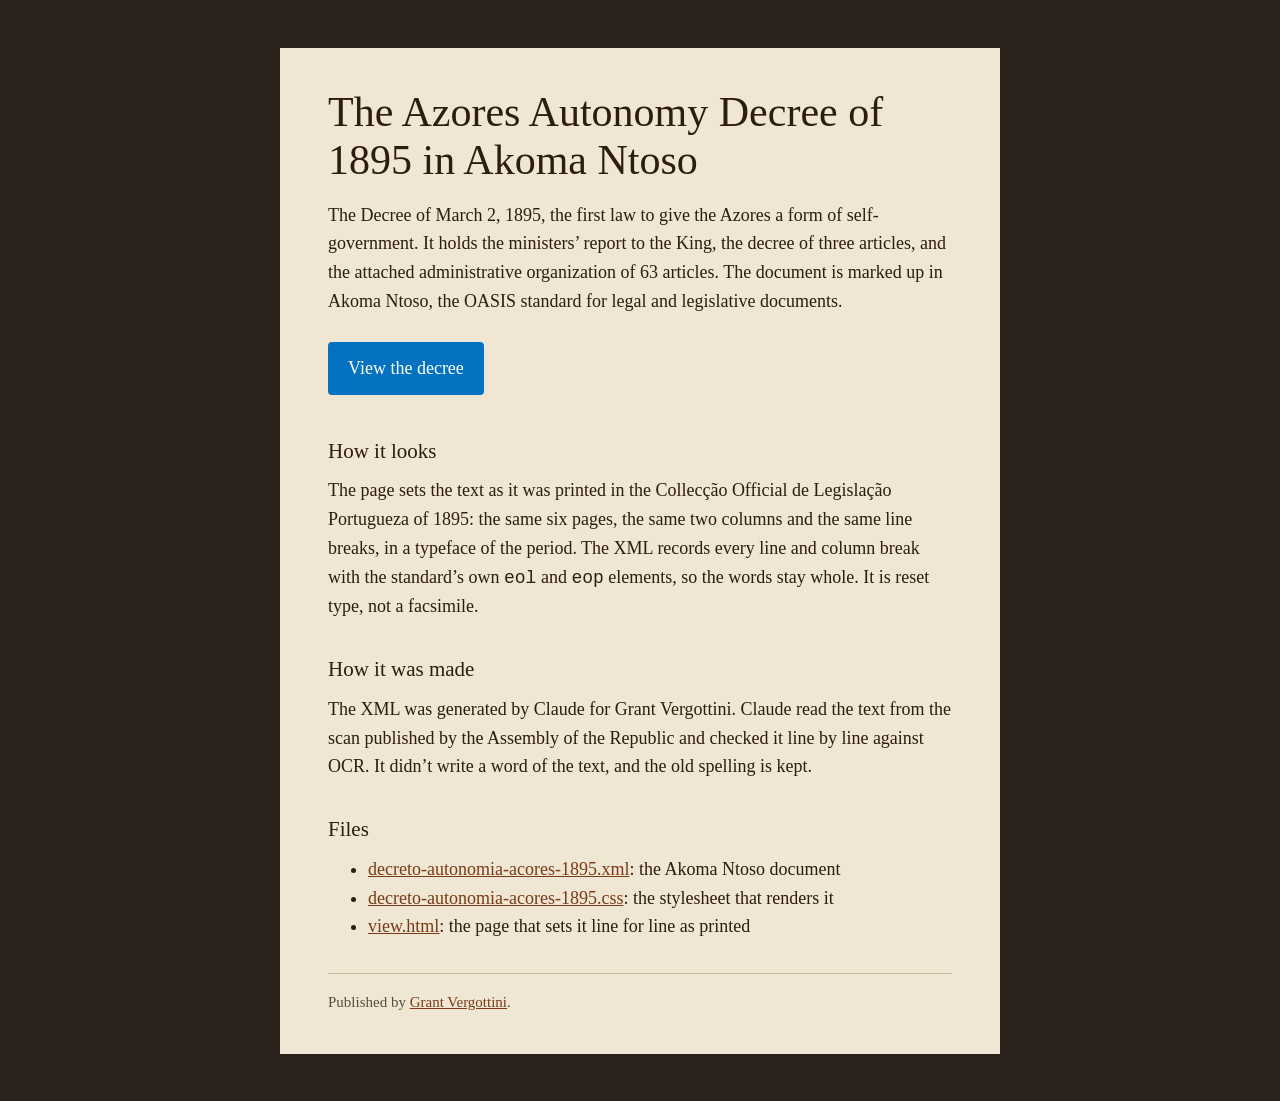
<file: index.html>
<!doctype html>
<html lang="en">
<head>
<meta charset="utf-8">
<meta name="viewport" content="width=device-width, initial-scale=1">
<title>The Azores Autonomy Decree of 1895 in Akoma Ntoso</title>
<meta name="description" content="The Portuguese decree of March 2, 1895, on Azorean autonomy, in Akoma Ntoso XML, set line for line as printed in 1895.">
<style>
:root { --ground: #2a221b; --panel: #efe6d3; --ink: #2e1c10; --muted: #5c4c3a; --accent: #7a3b16; --blue: #0472C1; }
* { box-sizing: border-box; }
body { margin: 0; background: var(--ground); color: var(--ink); font: 18px/1.6 Georgia, "Times New Roman", serif; }
main { max-width: 720px; margin: 48px auto; padding: 40px clamp(20px, 5vw, 48px); background: var(--panel); }
h1 { font-size: clamp(30px, 6vw, 42px); line-height: 1.15; margin: 0 0 16px; font-weight: 400; }
h2 { font-size: 21px; margin: 32px 0 8px; font-weight: 400; }
p, ul { margin: 0 0 14px; }
a { color: var(--accent); }
.view { display: inline-block; margin: 12px 0 8px; padding: 12px 20px; background: var(--blue); color: #fff; text-decoration: none; border-radius: 4px; }
.view:hover, .view:focus-visible { background: #035fa2; }
footer { margin-top: 32px; padding-top: 16px; border-top: 1px solid #c9b998; color: var(--muted); font-size: 15px; }
</style>
</head>
<body>
<main>
  <h1>The Azores Autonomy Decree of 1895 in Akoma Ntoso</h1>
  <p>The Decree of March 2, 1895, the first law to give the Azores a form of self-government. It holds the ministers&rsquo; report to the King, the decree of three articles, and the attached administrative organization of 63 articles. The document is marked up in Akoma Ntoso, the OASIS standard for legal and legislative documents.</p>
  <a class="view" href="view.html">View the decree</a>
  <h2>How it looks</h2>
  <p>The page sets the text as it was printed in the Collecção Official de Legislação Portugueza of 1895: the same six pages, the same two columns and the same line breaks, in a typeface of the period. The XML records every line and column break with the standard&rsquo;s own <code>eol</code> and <code>eop</code> elements, so the words stay whole. It is reset type, not a facsimile.</p>
  <h2>How it was made</h2>
  <p>The XML was generated by Claude for Grant Vergottini. Claude read the text from the scan published by the Assembly of the Republic and checked it line by line against OCR. It didn&rsquo;t write a word of the text, and the old spelling is kept.</p>
  <h2>Files</h2>
  <ul>
    <li><a href="decreto-autonomia-acores-1895.xml">decreto-autonomia-acores-1895.xml</a>: the Akoma Ntoso document</li>
    <li><a href="decreto-autonomia-acores-1895.css">decreto-autonomia-acores-1895.css</a>: the stylesheet that renders it</li>
    <li><a href="view.html">view.html</a>: the page that sets it line for line as printed</li>
  </ul>
  <footer>Published by <a href="https://grantvergottini.com/">Grant Vergottini</a>.</footer>
</main>
</body>
</html>
</file>
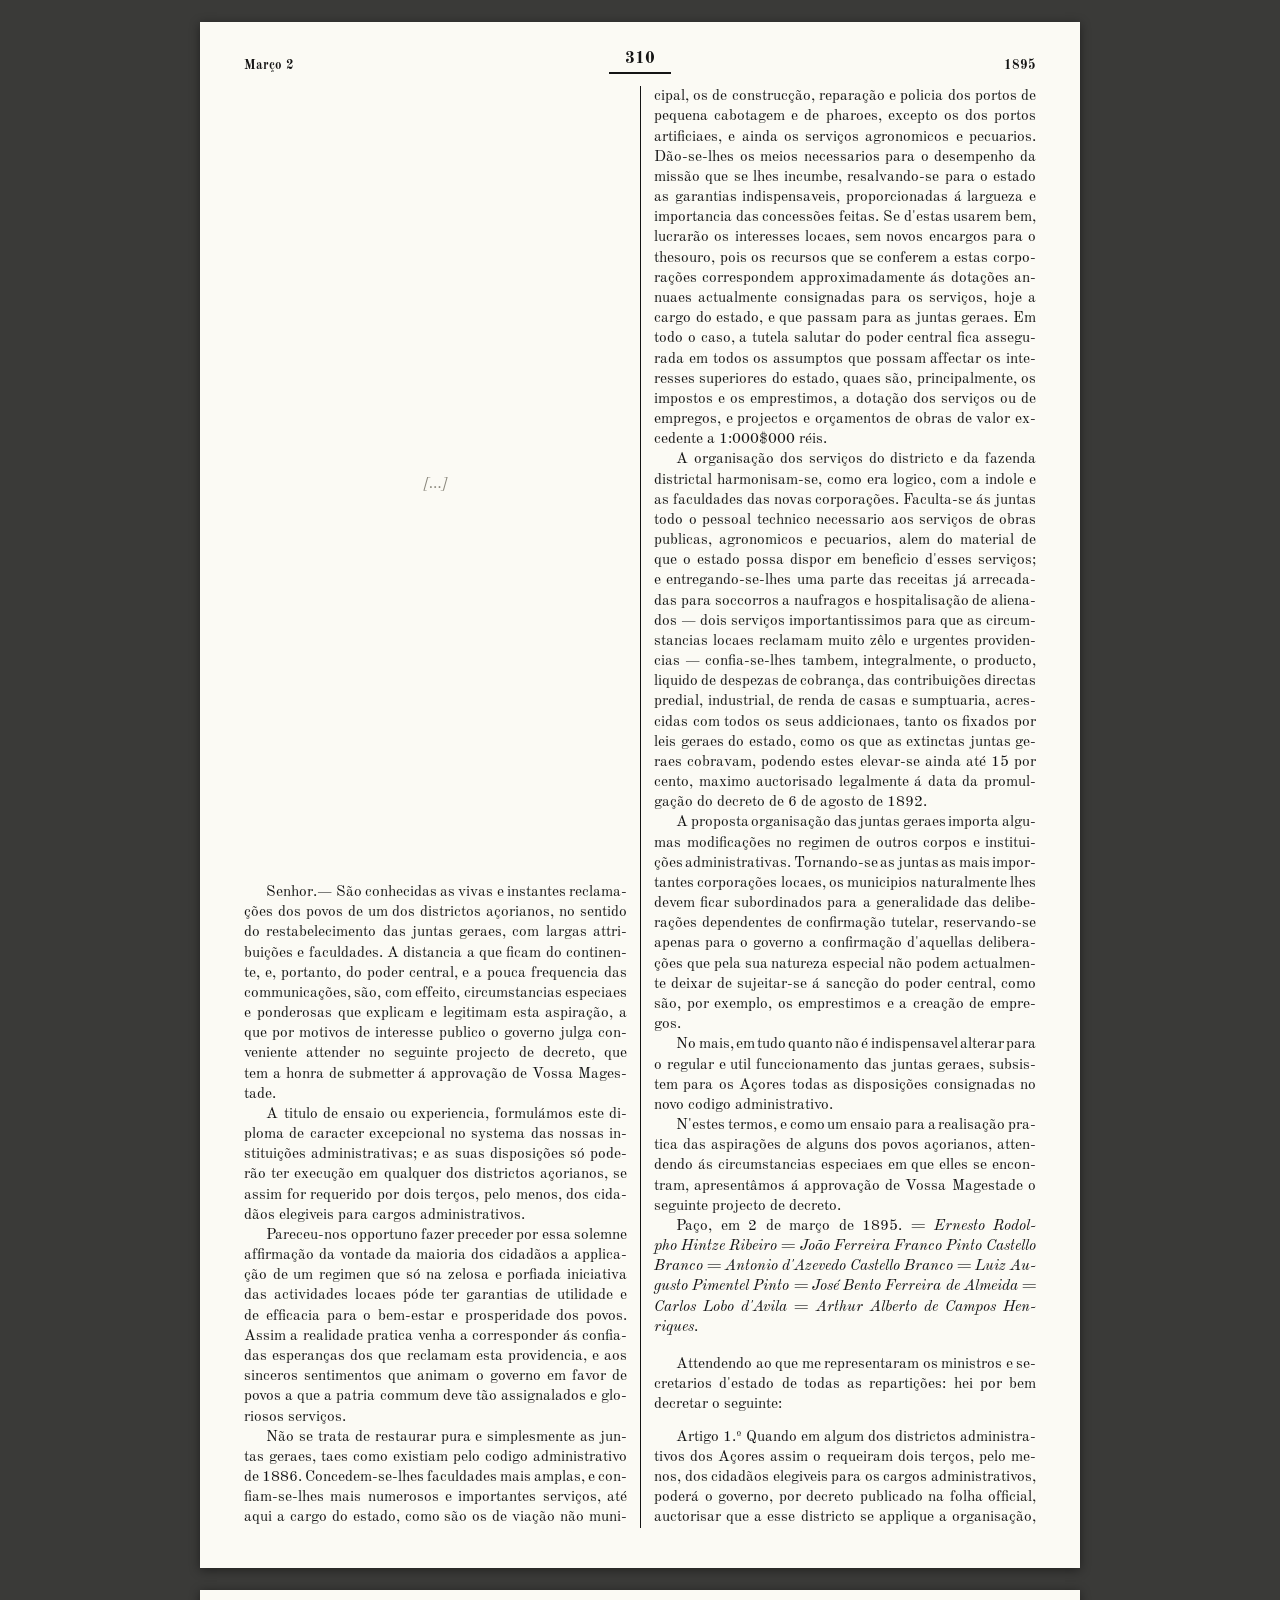
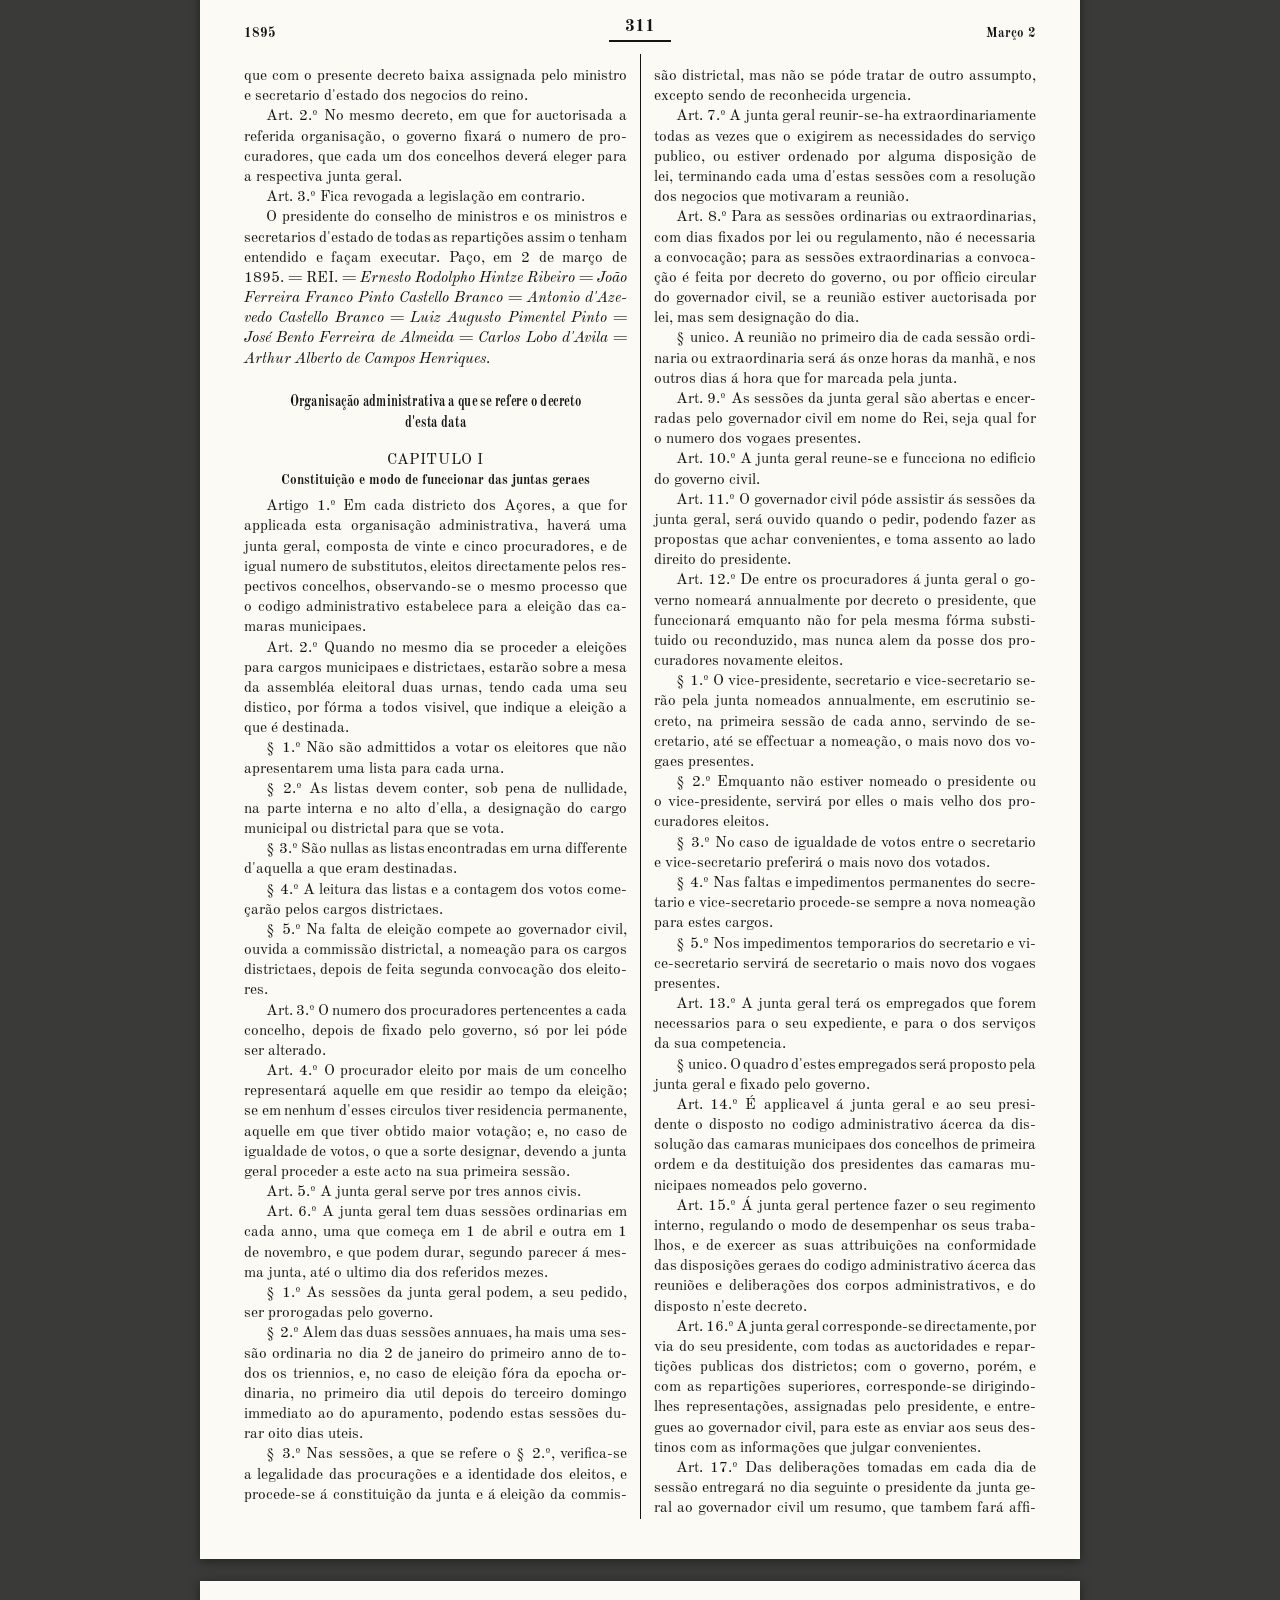
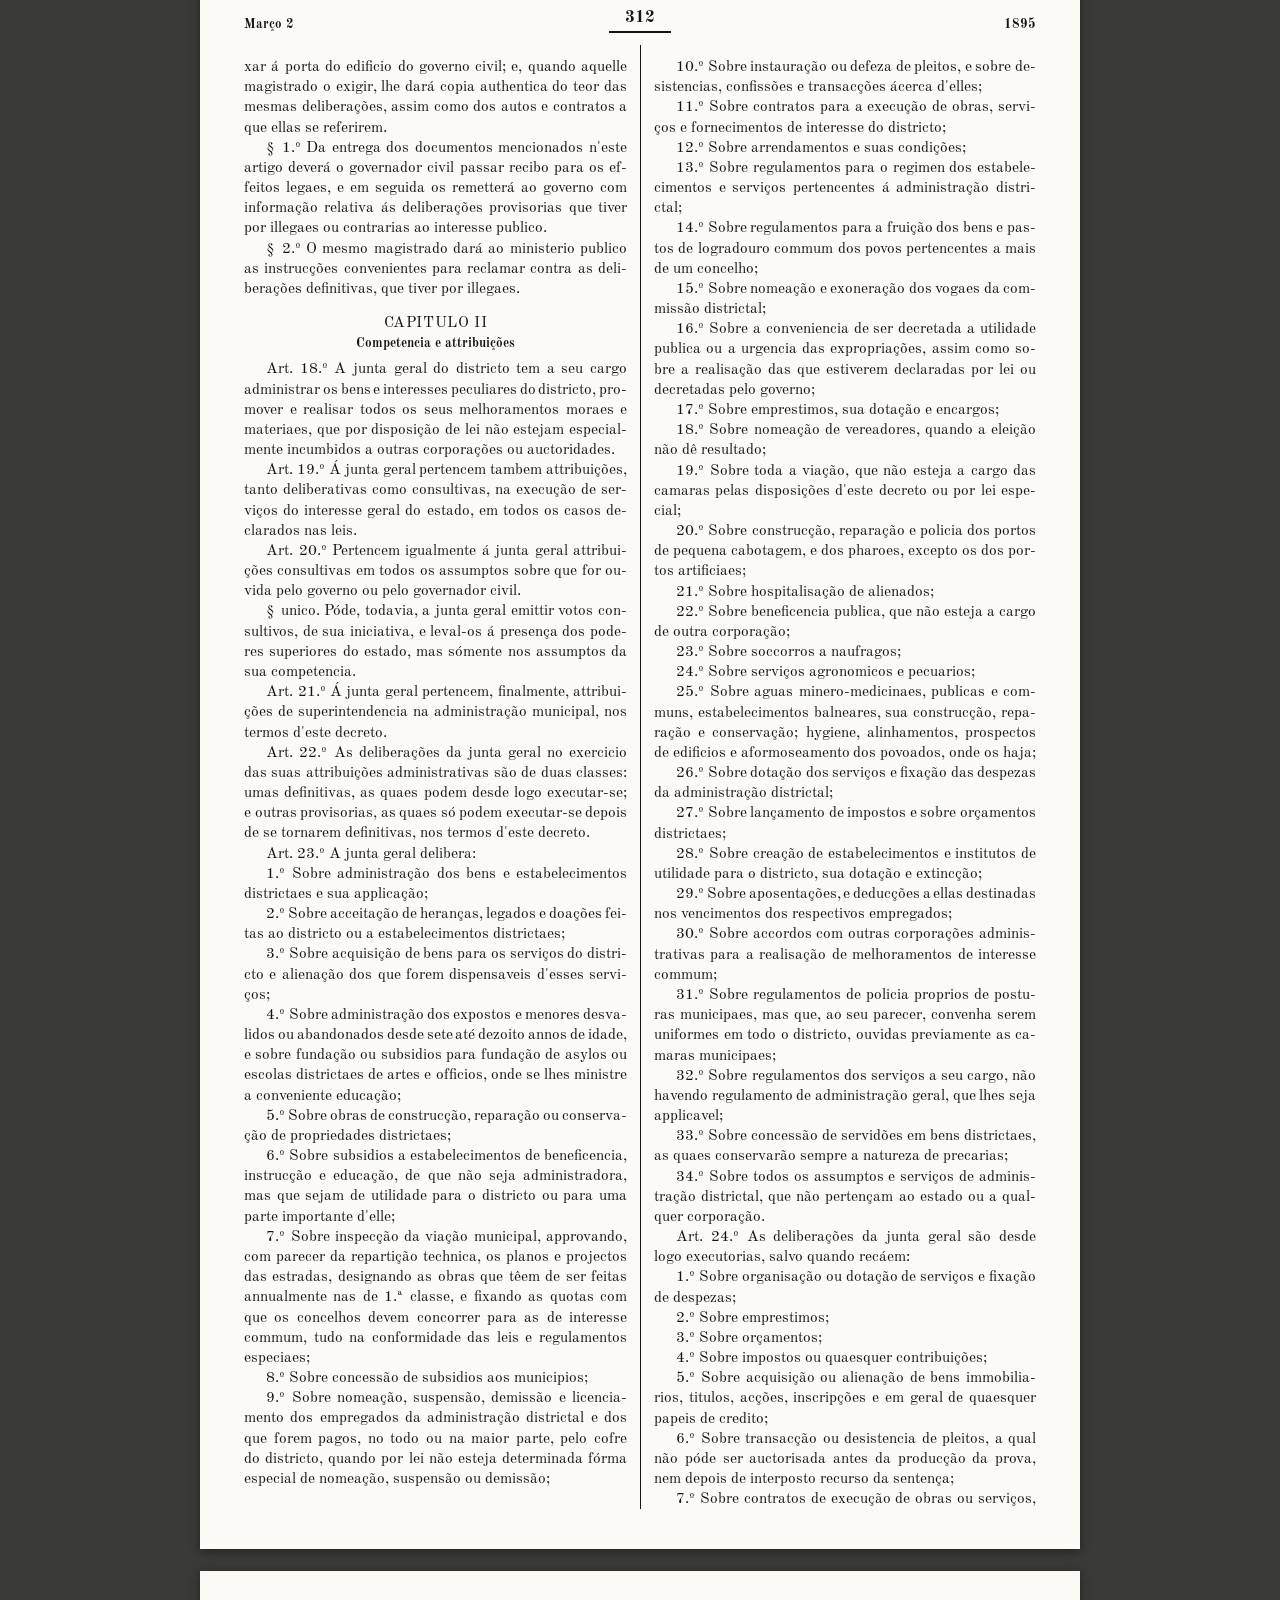
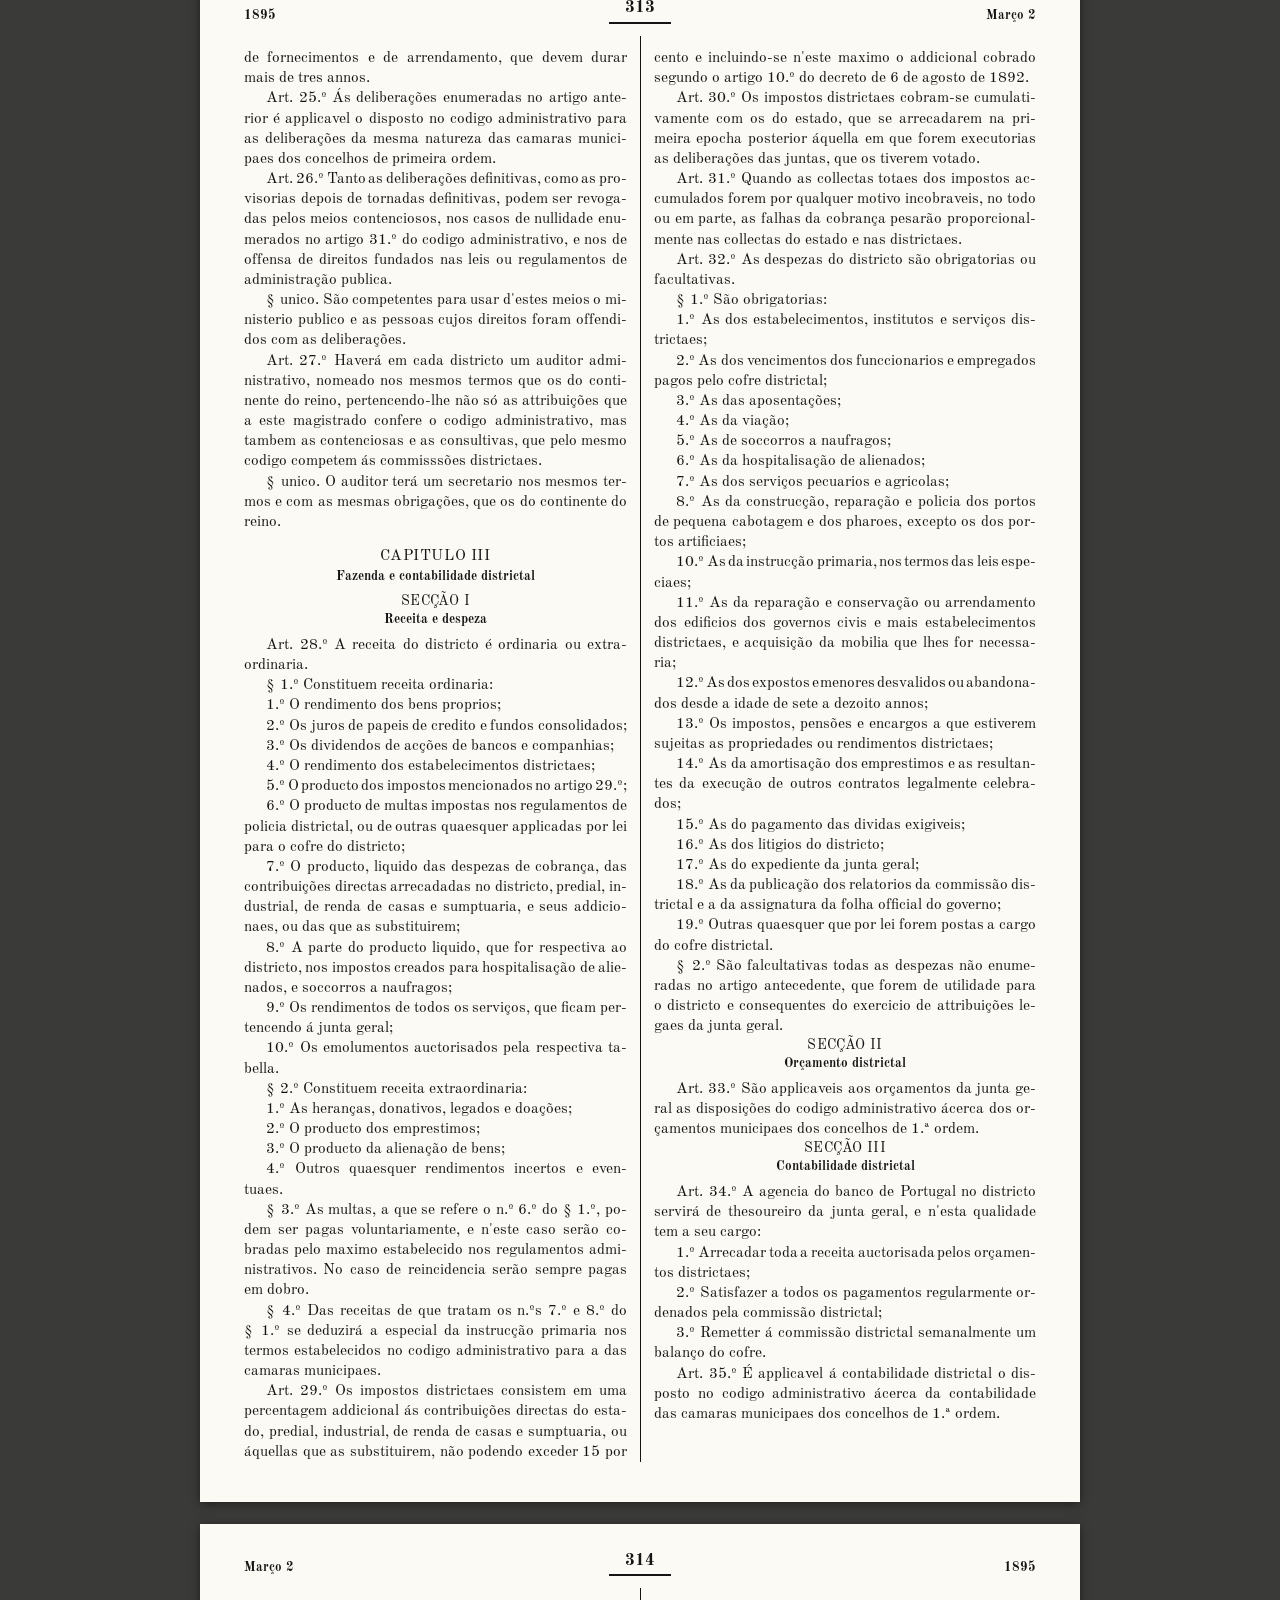
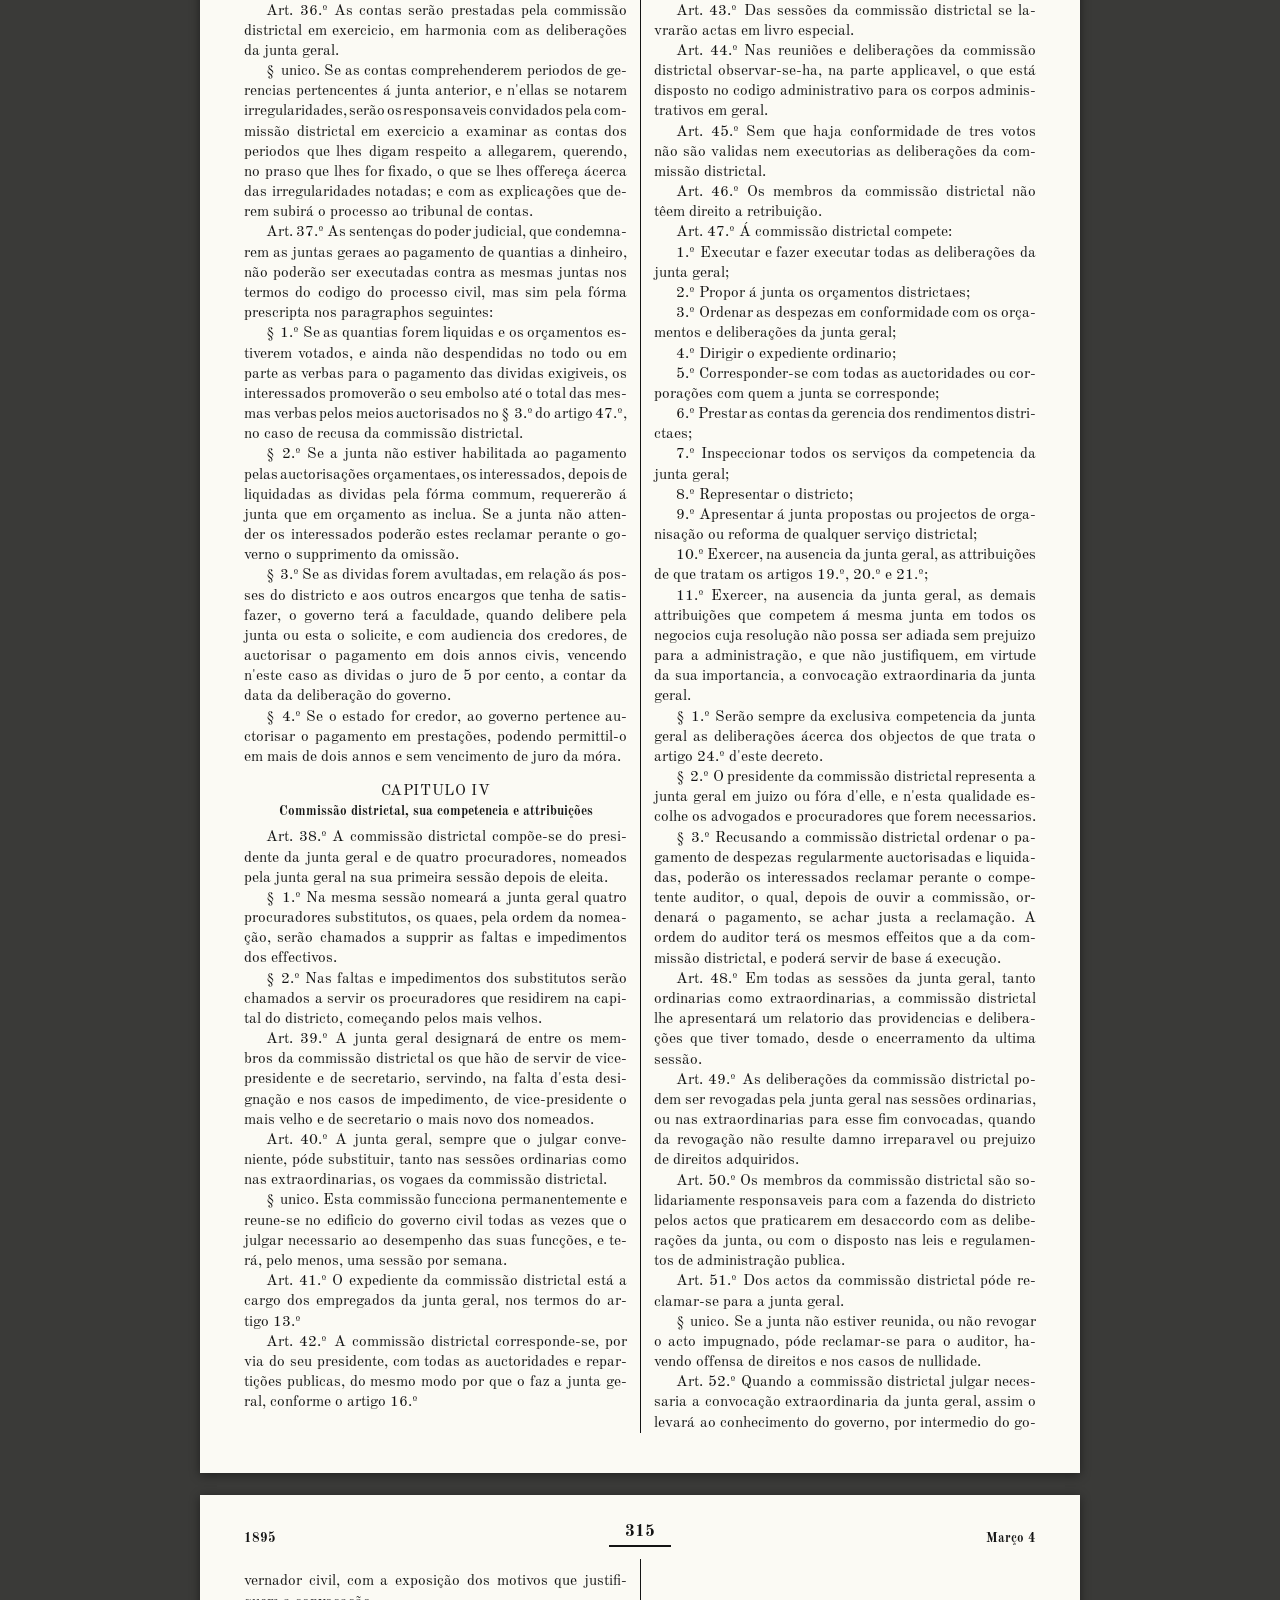
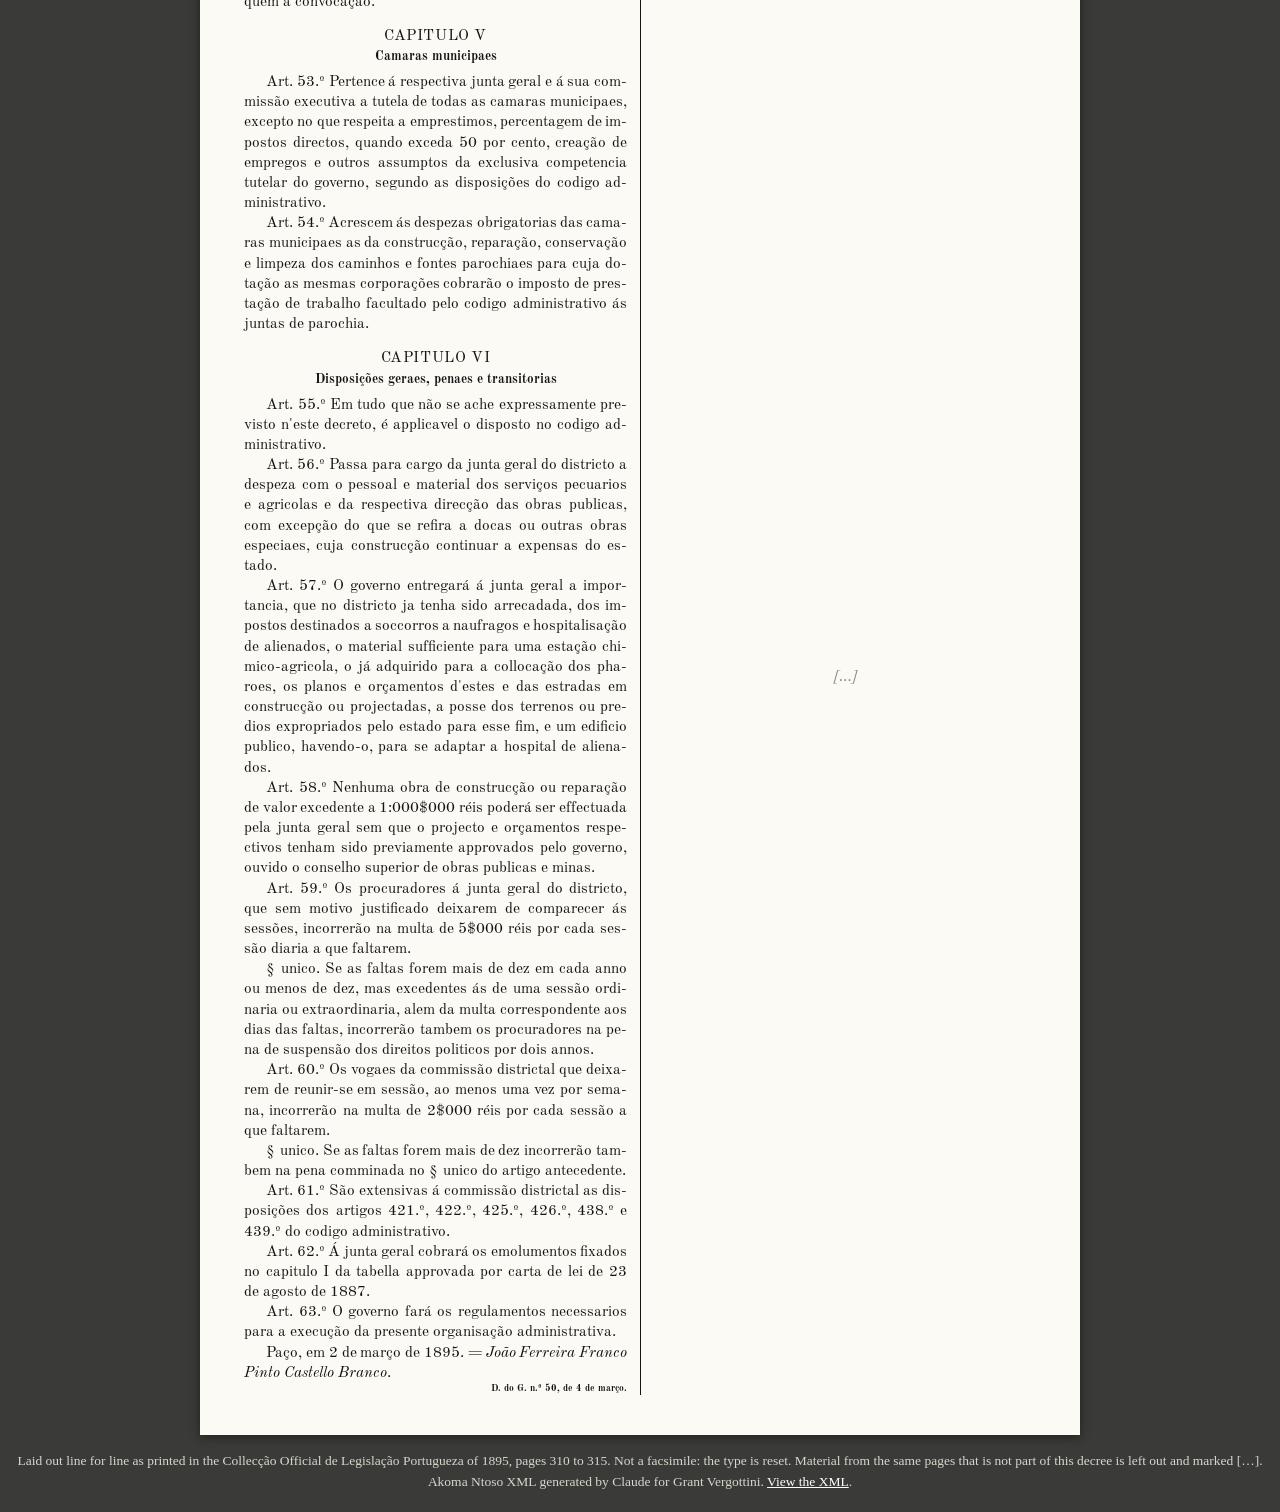
<file: view.html>
<!doctype html>
<html lang="pt" translate="no" class="notranslate"><head><meta charset="utf-8"><meta name="google" content="notranslate"><meta name="viewport" content="width=device-width,initial-scale=1">
<title>Decreto de 2 de março de 1895</title>
<meta name="description" content="The Portuguese decree of March 2, 1895, on Azorean autonomy, in Akoma Ntoso, laid out as printed in 1895.">
<link rel="stylesheet" href="decreto-autonomia-acores-1895.css">
<style>
html,html>body{margin:0;background:#3a3a38;overflow-x:hidden}
#stack{display:flex;flex-direction:column;align-items:center;gap:22px;padding:22px 0 10px}
.page{box-sizing:border-box;width:880px;padding:26px 44px 40px;background:#fbfaf4;box-shadow:0 2px 10px rgba(0,0,0,.45);color:#141414;font:400 15.4px/1.31 "Old Standard TT",Georgia,serif;-webkit-font-smoothing:antialiased}
.hd{display:grid;grid-template-columns:1fr auto 1fr;align-items:end;font-weight:700;font-size:13px;margin-bottom:12px}
.hd b{font-size:17px;padding:0 16px 2px;border-bottom:2px solid #141414}
.hd span:last-child{text-align:right}
.cols{display:grid;grid-template-columns:1fr 1fr}
.col{box-sizing:border-box;display:flex;flex-direction:column;min-width:0}
.col>.in{min-width:0}
.col+.col{border-left:1px solid #141414;padding-left:13px}
.col:first-child{padding-right:13px}
.col.end{justify-content:flex-end}
.gap{flex:1;display:flex;align-items:center;justify-content:center;min-height:60px;color:#8a877c;font-style:italic}
.l{display:block;white-space:nowrap}
.l.i{padding-left:1.45em}
.page p,.page intro,.page content{display:block;text-indent:0;text-align:left}
.page num{display:block;margin:0}
.page attachment>heading{margin:1.5em 0 1em;font-size:1.03em;transform:scaleX(.8)}
.page chapter>num{margin:.9em 0 .15em}
.page chapter>heading{margin-bottom:.5em}
.page p[class~="dg"]{text-align:right;font-weight:700;font-size:.62em}
.page p[class~="dg"] .l{text-align:right;text-align-last:right}
.foot{margin:6px 16px 20px;text-align:center;color:#d8d6cc;font:13.5px/1.5 Georgia,serif}
.foot a{color:#fff}
#msg{color:#eee;text-align:center;font:17px Georgia,serif;padding:40px}
</style></head>
<body>
<main id="stack"><p id="msg">A carregar…</p></main>
<p class="foot">Laid out line for line as printed in the Collecção Official de Legislação Portugueza of 1895, pages 310 to 315. Not a facsimile: the type is reset. Material from the same pages that is not part of this decree is left out and marked […]. Akoma Ntoso XML generated by Claude for Grant Vergottini. <a href="decreto-autonomia-acores-1895.xml">View the XML</a>.</p>
<script>
const AKN='http://docs.oasis-open.org/legaldocml/ns/akn/3.0',NS=AKN;
const tag=(r,t)=>[...r.getElementsByTagNameNS(AKN,t)];
const HD={310:['Março 2','1895'],311:['1895','Março 2'],312:['Março 2','1895'],313:['1895','Março 2'],314:['Março 2','1895'],315:['1895','Março 4']};
(async()=>{try{
await Promise.all(['400 16px "Old Standard TT"','italic 400 16px "Old Standard TT"','700 16px "Old Standard TT"'].map(f=>document.fonts.load(f)));
const r=await fetch('decreto-autonomia-acores-1895.xml');if(!r.ok)throw 0;
const d=new DOMParser().parseFromString(await r.text(),'application/xml');if(d.querySelector('parsererror'))throw 0;
const root=document.importNode(d.documentElement,true);
tag(root,'meta').forEach(m=>m.remove());
// run the numbers into their first line, as printed
for(const k of ['article','paragraph','point'])for(const e of tag(root,k)){const n=[...e.children].find(c=>c.localName==='num');const p=e.getElementsByTagNameNS(AKN,'p')[0];if(n&&p){p.insertBefore(document.createTextNode(n.textContent+' '),p.firstChild);n.remove()}}
// break split words where the page broke them
for(const m of [...tag(root,'eol'),...tag(root,'eop')]){const at=+m.getAttribute('breakAt');if(!at)continue;let t=m.nextSibling;if(!t||t.nodeType!==3)continue;const w=m.getAttribute('breakWith')||'';const rest=t.splitText(at);t.parentNode.insertBefore(m,rest);t.data+=w}
// cut at each column end
const eops=tag(root,'eop');const cols=[];
for(const e of eops){const p=e.closest('p')||e.parentNode;const more=!!(e.nextSibling&&(e.nextSibling.nodeType!==3||e.nextSibling.data.trim()));const rg=document.createRange();rg.setStart(root,0);rg.setEndAfter(e);const f=rg.extractContents();cols.push({n:e.getAttribute('number'),f,more});e.remove;if(more){p.setAttribute('data-cont','1')}}
const stack=document.getElementById('stack');stack.textContent='';
const line=(p,more,isLast)=>{ // one block span per printed line
  const kids=[];const marks=tag(p,'eol').concat(tag(p,'eop'));marks.sort((a,b)=>a.compareDocumentPosition(b)&4?-1:1);
  const frag=[];for(const m of marks){const rg=document.createRange();rg.setStart(p,0);rg.setEndBefore(m);const x=rg.extractContents();m.remove();frag.push(x)}
  const rg=document.createRange();rg.selectNodeContents(p);const tail=rg.extractContents();if(tail.textContent.trim())frag.push(tail);
  frag.forEach((x,i)=>{const s=document.createElement('span');s.className='l';s.appendChild(x);if(i===0&&!p.hasAttribute('data-cont'))s.classList.add('i');if(i===frag.length-1&&!(isLast&&more))s.classList.add('e');p.appendChild(s)})};
for(let i=0;i<cols.length;i+=2){const a=cols[i],b=cols[i+1];const pg=parseInt(a.n);const P=document.createElement('section');P.className='page';
  P.innerHTML=`<div class="hd"><span>${HD[pg][0]}</span><b>${pg}</b><span>${HD[pg][1]}</span></div><div class="cols"><div class="col"></div><div class="col"></div></div>`;
  [a,b].forEach((c,j)=>{const box=P.querySelectorAll('.col')[j];
    const g=()=>{const s=document.createElement('div');s.className='gap';s.textContent='[…]';return s};
    if(!c){box.appendChild(g());return}
    if(pg===310&&j===0){box.appendChild(g())}
    const inn=document.createElementNS('http://www.w3.org/1999/xhtml','div');inn.className='in';inn.appendChild(c.f);box.appendChild(inn);
    const ps=tag(inn,'p');ps.forEach((p,k)=>line(p,c.more,k===ps.length-1))});
  stack.appendChild(P)}
// set each printed line to the column measure
let tight=0,wide=0;for(const l of document.querySelectorAll('.l')){if(l.closest('[class~="dg"]'))continue;const W=l.clientWidth-parseFloat(getComputedStyle(l).paddingLeft);const r=document.createRange();r.selectNodeContents(l);const w=r.getBoundingClientRect().width;const n=(l.textContent.trim().match(/ /g)||[]).length;if(!n)continue;const ws=(W-w)/n;if(l.classList.contains('e')&&ws>=0)continue;l.style.wordSpacing=ws.toFixed(2)+'px';if(ws<-1.2)tight++;if(ws>5)wide++}window.__fit=[tight,wide];
const fit=()=>{const k=Math.min(1,(innerWidth-12)/880);document.querySelectorAll('.page').forEach(p=>p.style.zoom=k)};fit();addEventListener('resize',fit);

}catch(e){console.error(e);document.getElementById('msg').textContent='O documento não pôde ser carregado.'}})();
</script>
</body></html>
</file>
<file: decreto-autonomia-acores-1895.css>
@charset "UTF-8";
/* Rendering stylesheet for the Akoma Ntoso Decree of March 2, 1895, after the page of the
   Collecção Official de Legislação Portugueza. Font: Old Standard TT (SIL OFL). */
@namespace url("http://docs.oasis-open.org/legaldocml/ns/akn/3.0");
@font-face{font-family:"Old Standard TT";font-weight:400;src:url([data-uri]) format("woff2")}
@font-face{font-family:"Old Standard TT";font-weight:400;font-style:italic;src:url([data-uri]) format("woff2")}
@font-face{font-family:"Old Standard TT";font-weight:700;src:url([data-uri]) format("woff2")}
:root{background:#3a3a38}
meta{display:none}
akomaNtoso{display:block;box-sizing:border-box;max-width:620px;margin:0 auto;padding:36px 28px;background:#fbfaf4;color:#141414;font:400 17px/1.32 "Old Standard TT",Georgia,serif}
act,preamble,container,formula,body,conclusions,attachments,attachment,chapter,section,article,paragraph,list,point,intro,content,heading,num{display:block}
p{display:block;margin:0;text-indent:1.6em;text-align:justify}
person{display:inline;font-style:italic}
ref{color:inherit}
article>num,paragraph>num,point>num{display:inline;margin-left:1.6em}
article>content,article>intro,paragraph>content,paragraph>intro,point>content{display:inline}
article>content>p,article>intro>p,paragraph>content>p,paragraph>intro>p,point>content>p{display:inline;text-indent:0}
p[class~="dg"]{text-align:right;font-weight:700;font-size:.62em}
formula{margin-top:1.1em}
body{margin-top:.8em}
attachment>heading{margin:1.9em 0 1.2em;text-align:center;font-weight:700}
chapter>num{margin:1.2em 0 .25em;text-align:center;letter-spacing:.04em}
chapter>heading{margin-bottom:.6em;text-align:center;font-weight:700;font-size:.86em}
section>num{margin:.7em 0 .15em;text-align:center;font-size:.92em;letter-spacing:.03em}
section>heading{margin-bottom:.5em;text-align:center;font-weight:700;font-size:.86em}
</file>
